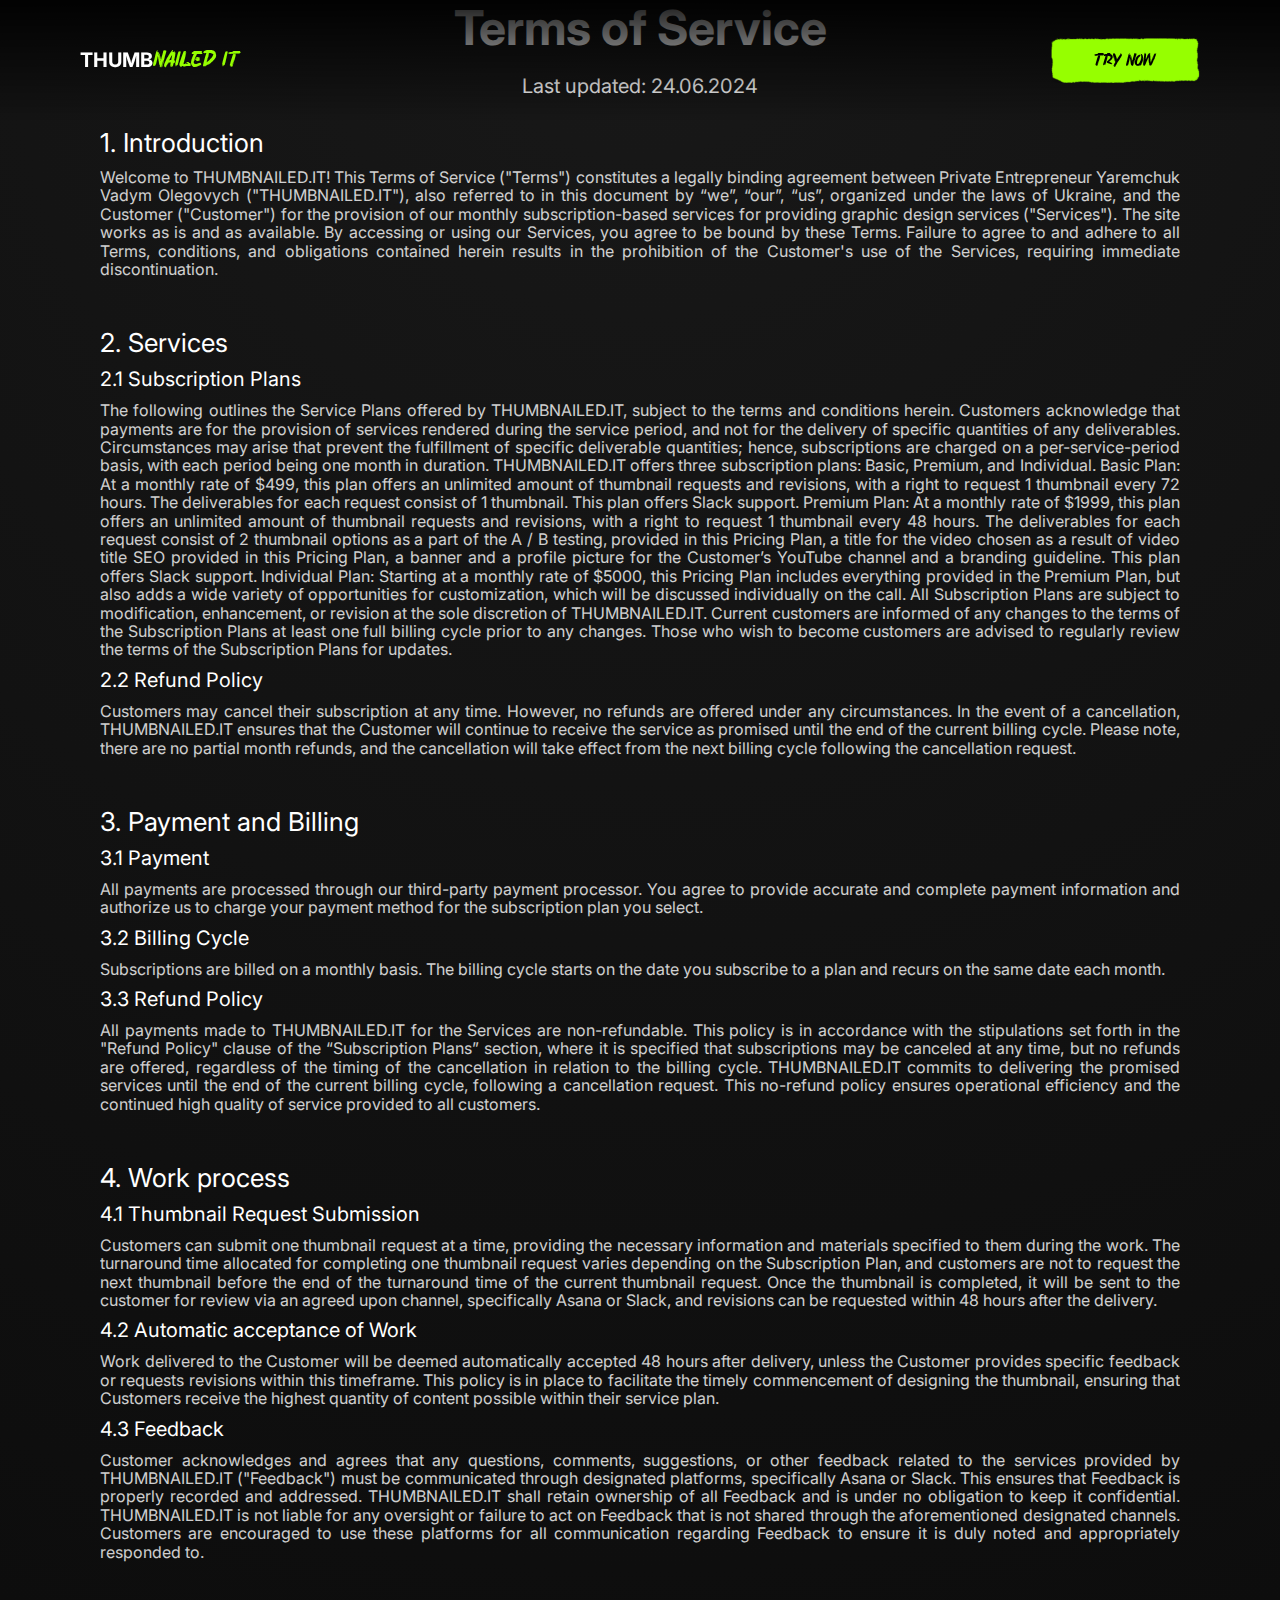
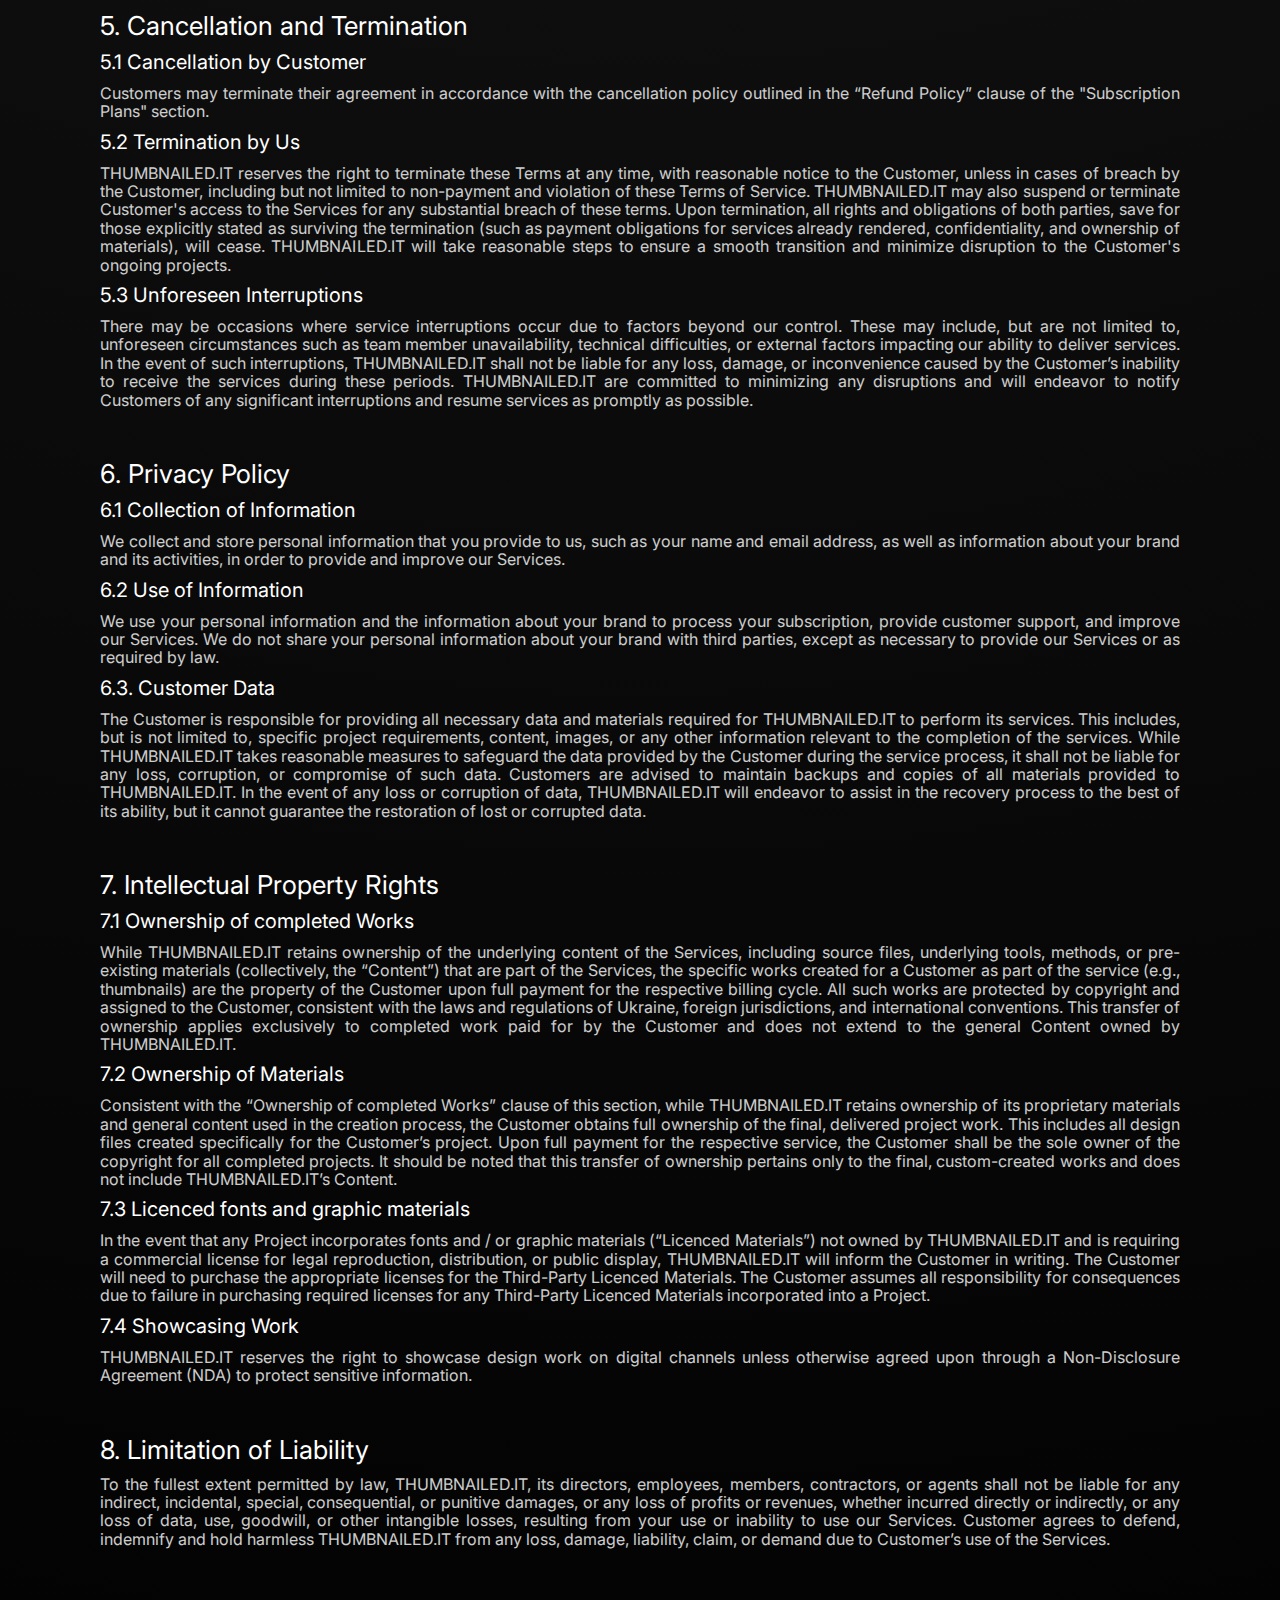
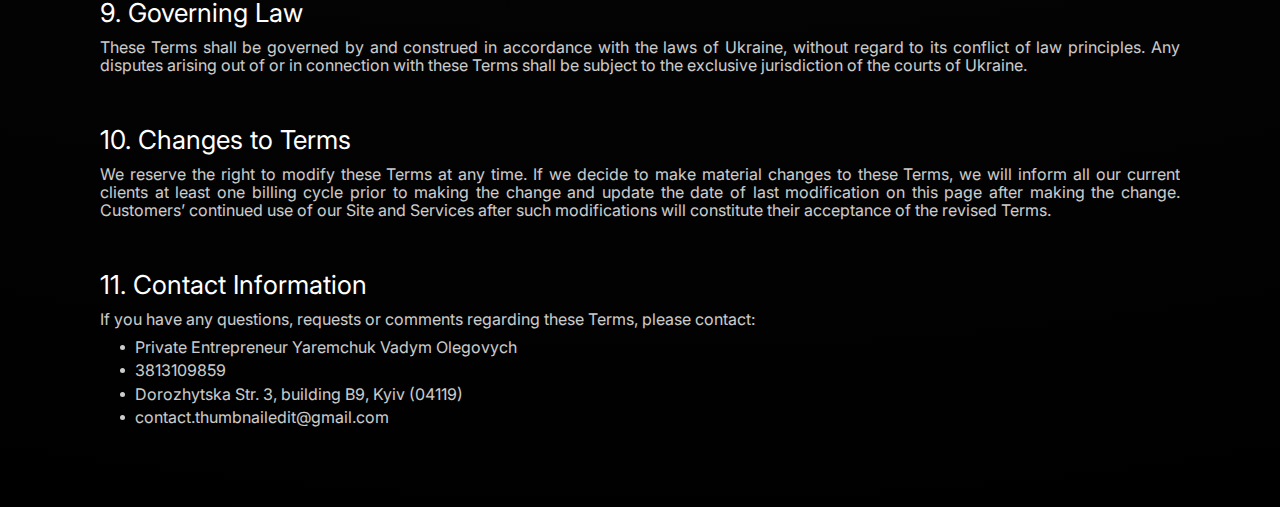
<file: terms-of-service.html>
<!DOCTYPE html>
<html lang="en">
  <head>
    <meta charset="UTF-8" />
    <meta name="viewport" content="width=device-width, initial-scale=1.0" />
    <!-- Google Tag Manager -->
    <script>
      (function (w, d, s, l, i) {
        w[l] = w[l] || [];
        w[l].push({ "gtm.start": new Date().getTime(), event: "gtm.js" });
        var f = d.getElementsByTagName(s)[0],
          j = d.createElement(s),
          dl = l != "dataLayer" ? "&l=" + l : "";
        j.async = true;
        j.src = "https://www.googletagmanager.com/gtm.js?id=" + i + dl;
        f.parentNode.insertBefore(j, f);
      })(window, document, "script", "dataLayer", "GTM-PZFBV25H");
    </script>
    <!-- End Google Tag Manager -->
    <title>Terms of Service</title>
    <link
      href="https://cdn.jsdelivr.net/npm/modern-normalize@2.0.0/modern-normalize.min.css"
      rel="stylesheet"
    />
    <link rel="preconnect" href="https://fonts.googleapis.com" />
    <link rel="preconnect" href="https://fonts.gstatic.com" crossorigin />
    <link
      href="https://fonts.googleapis.com/css2?family=Inter:wght@100..900&display=swap"
      rel="stylesheet"
    />
    <link rel="stylesheet" href="./css/main.min.css" />
  </head>
  <body>
    <!-- Google Tag Manager (noscript) -->
    <noscript
      ><iframe
        src="https://www.googletagmanager.com/ns.html?id=GTM-PZFBV25H"
        height="0"
        width="0"
        style="display: none; visibility: hidden"
      ></iframe
    ></noscript>
    <!-- End Google Tag Manager (noscript) -->
    <header class="header">
      <div class="container">
        <a href="https://thumbnailed-it.com/" class="header__logo link"
          >THUMB<span class="emp">NAILED IT</span></a
        >
        <a
          href="https://thumbnailed-it.com#pricing"
          class="header__button link emp"
          >TRY NOW</a
        >
      </div>
    </header>
    <main>
      <section class="terms">
        <div class="container">
          <h2 class="terms__title">Terms of Service</h2>
          <p class="terms__update-text">Last updated: 24.06.2024</p>
          <ul class="terms__list list">
            <li class="terms__item">
              <p class="terms__list-title">1. Introduction</p>
              <p class="terms__list-text">
                Welcome to THUMBNAILED.IT! This Terms of Service ("Terms")
                constitutes a legally binding agreement between Private
                Entrepreneur Yaremchuk Vadym Olegovych ("THUMBNAILED.IT"), also
                referred to in this document by “we”, “our”, “us”, organized
                under the laws of Ukraine, and the Customer ("Customer") for the
                provision of our monthly subscription-based services for
                providing graphic design services ("Services"). The site works
                as is and as available. By accessing or using our Services, you
                agree to be bound by these Terms. Failure to agree to and adhere
                to all Terms, conditions, and obligations contained herein
                results in the prohibition of the Customer's use of the
                Services, requiring immediate discontinuation.
              </p>
            </li>
            <li class="terms__item">
              <p class="terms__list-title">2. Services</p>
              <p class="terms__list-subtitle">2.1 Subscription Plans</p>
              <p class="terms__list-text">
                The following outlines the Service Plans offered by
                THUMBNAILED.IT, subject to the terms and conditions herein.
                Customers acknowledge that payments are for the provision of
                services rendered during the service period, and not for the
                delivery of specific quantities of any deliverables.
                Circumstances may arise that prevent the fulfillment of specific
                deliverable quantities; hence, subscriptions are charged on a
                per-service-period basis, with each period being one month in
                duration. THUMBNAILED.IT offers three subscription plans: Basic,
                Premium, and Individual. Basic Plan: At a monthly rate of $499,
                this plan offers an unlimited amount of thumbnail requests and
                revisions, with a right to request 1 thumbnail every 72 hours.
                The deliverables for each request consist of 1 thumbnail. This
                plan offers Slack support. Premium Plan: At a monthly rate of
                $1999, this plan offers an unlimited amount of thumbnail
                requests and revisions, with a right to request 1 thumbnail
                every 48 hours. The deliverables for each request consist of 2
                thumbnail options as a part of the A / B testing, provided in
                this Pricing Plan, a title for the video chosen as a result of
                video title SEO provided in this Pricing Plan, a banner and a
                profile picture for the Customer’s YouTube channel and a
                branding guideline. This plan offers Slack support. Individual
                Plan: Starting at a monthly rate of $5000, this Pricing Plan
                includes everything provided in the Premium Plan, but also adds
                a wide variety of opportunities for customization, which will be
                discussed individually on the call. All Subscription Plans are
                subject to modification, enhancement, or revision at the sole
                discretion of THUMBNAILED.IT. Current customers are informed of
                any changes to the terms of the Subscription Plans at least one
                full billing cycle prior to any changes. Those who wish to
                become customers are advised to regularly review the terms of
                the Subscription Plans for updates.
              </p>
              <p class="terms__list-subtitle">2.2 Refund Policy</p>
              <p class="terms__list-text">
                Customers may cancel their subscription at any time. However, no
                refunds are offered under any circumstances. In the event of a
                cancellation, THUMBNAILED.IT ensures that the Customer will
                continue to receive the service as promised until the end of the
                current billing cycle. Please note, there are no partial month
                refunds, and the cancellation will take effect from the next
                billing cycle following the cancellation request.
              </p>
            </li>
            <li class="terms__item">
              <p class="terms__list-title">3. Payment and Billing</p>
              <p class="terms__list-subtitle">3.1 Payment</p>
              <p class="terms__list-text">
                All payments are processed through our third-party payment
                processor. You agree to provide accurate and complete payment
                information and authorize us to charge your payment method for
                the subscription plan you select.
              </p>
              <p class="terms__list-subtitle">3.2 Billing Cycle</p>
              <p class="terms__list-text">
                Subscriptions are billed on a monthly basis. The billing cycle
                starts on the date you subscribe to a plan and recurs on the
                same date each month.
              </p>
              <p class="terms__list-subtitle">3.3 Refund Policy</p>
              <p class="terms__list-text">
                All payments made to THUMBNAILED.IT for the Services are
                non-refundable. This policy is in accordance with the
                stipulations set forth in the "Refund Policy" clause of the
                “Subscription Plans” section, where it is specified that
                subscriptions may be canceled at any time, but no refunds are
                offered, regardless of the timing of the cancellation in
                relation to the billing cycle. THUMBNAILED.IT commits to
                delivering the promised services until the end of the current
                billing cycle, following a cancellation request. This no-refund
                policy ensures operational efficiency and the continued high
                quality of service provided to all customers.
              </p>
            </li>
            <li class="terms__item">
              <p class="terms__list-title">4. Work process</p>
              <p class="terms__list-subtitle">
                4.1 Thumbnail Request Submission
              </p>
              <p class="terms__list-text">
                Customers can submit one thumbnail request at a time, providing
                the necessary information and materials specified to them during
                the work. The turnaround time allocated for completing one
                thumbnail request varies depending on the Subscription Plan, and
                customers are not to request the next thumbnail before the end
                of the turnaround time of the current thumbnail request. Once
                the thumbnail is completed, it will be sent to the customer for
                review via an agreed upon channel, specifically Asana or Slack,
                and revisions can be requested within 48 hours after the
                delivery.
              </p>
              <p class="terms__list-subtitle">
                4.2 Automatic acceptance of Work
              </p>
              <p class="terms__list-text">
                Work delivered to the Customer will be deemed automatically
                accepted 48 hours after delivery, unless the Customer provides
                specific feedback or requests revisions within this timeframe.
                This policy is in place to facilitate the timely commencement of
                designing the thumbnail, ensuring that Customers receive the
                highest quantity of content possible within their service plan.
              </p>
              <p class="terms__list-subtitle">4.3 Feedback</p>
              <p class="terms__list-text">
                Customer acknowledges and agrees that any questions, comments,
                suggestions, or other feedback related to the services provided
                by THUMBNAILED.IT ("Feedback") must be communicated through
                designated platforms, specifically Asana or Slack. This ensures
                that Feedback is properly recorded and addressed. THUMBNAILED.IT
                shall retain ownership of all Feedback and is under no
                obligation to keep it confidential. THUMBNAILED.IT is not liable
                for any oversight or failure to act on Feedback that is not
                shared through the aforementioned designated channels. Customers
                are encouraged to use these platforms for all communication
                regarding Feedback to ensure it is duly noted and appropriately
                responded to.
              </p>
            </li>
            <li class="terms__item">
              <p class="terms__list-title">5. Cancellation and Termination</p>
              <p class="terms__list-subtitle">5.1 Cancellation by Customer</p>
              <p class="terms__list-text">
                Customers may terminate their agreement in accordance with the
                cancellation policy outlined in the “Refund Policy” clause of
                the "Subscription Plans" section.
              </p>
              <p class="terms__list-subtitle">5.2 Termination by Us</p>
              <p class="terms__list-text">
                THUMBNAILED.IT reserves the right to terminate these Terms at
                any time, with reasonable notice to the Customer, unless in
                cases of breach by the Customer, including but not limited to
                non-payment and violation of these Terms of Service.
                THUMBNAILED.IT may also suspend or terminate Customer's access
                to the Services for any substantial breach of these terms. Upon
                termination, all rights and obligations of both parties, save
                for those explicitly stated as surviving the termination (such
                as payment obligations for services already rendered,
                confidentiality, and ownership of materials), will cease.
                THUMBNAILED.IT will take reasonable steps to ensure a smooth
                transition and minimize disruption to the Customer's ongoing
                projects.
              </p>
              <p class="terms__list-subtitle">5.3 Unforeseen Interruptions</p>
              <p class="terms__list-text">
                There may be occasions where service interruptions occur due to
                factors beyond our control. These may include, but are not
                limited to, unforeseen circumstances such as team member
                unavailability, technical difficulties, or external factors
                impacting our ability to deliver services. In the event of such
                interruptions, THUMBNAILED.IT shall not be liable for any loss,
                damage, or inconvenience caused by the Customer’s inability to
                receive the services during these periods. THUMBNAILED.IT are
                committed to minimizing any disruptions and will endeavor to
                notify Customers of any significant interruptions and resume
                services as promptly as possible.
              </p>
            </li>
            <li class="terms__item">
              <p class="terms__list-title">6. Privacy Policy</p>
              <p class="terms__list-subtitle">6.1 Collection of Information</p>
              <p class="terms__list-text">
                We collect and store personal information that you provide to
                us, such as your name and email address, as well as information
                about your brand and its activities, in order to provide and
                improve our Services.
              </p>
              <p class="terms__list-subtitle">6.2 Use of Information</p>
              <p class="terms__list-text">
                We use your personal information and the information about your
                brand to process your subscription, provide customer support,
                and improve our Services. We do not share your personal
                information about your brand with third parties, except as
                necessary to provide our Services or as required by law.
              </p>
              <p class="terms__list-subtitle">6.3. Customer Data</p>
              <p class="terms__list-text">
                The Customer is responsible for providing all necessary data and
                materials required for THUMBNAILED.IT to perform its services.
                This includes, but is not limited to, specific project
                requirements, content, images, or any other information relevant
                to the completion of the services. While THUMBNAILED.IT takes
                reasonable measures to safeguard the data provided by the
                Customer during the service process, it shall not be liable for
                any loss, corruption, or compromise of such data. Customers are
                advised to maintain backups and copies of all materials provided
                to THUMBNAILED.IT. In the event of any loss or corruption of
                data, THUMBNAILED.IT will endeavor to assist in the recovery
                process to the best of its ability, but it cannot guarantee the
                restoration of lost or corrupted data.
              </p>
            </li>
            <li class="terms__item">
              <p class="terms__list-title">7. Intellectual Property Rights</p>
              <p class="terms__list-subtitle">
                7.1 Ownership of completed Works
              </p>
              <p class="terms__list-text">
                ​​While THUMBNAILED.IT retains ownership of the underlying
                content of the Services, including source files, underlying
                tools, methods, or pre-existing materials (collectively, the
                “Content”) that are part of the Services, the specific works
                created for a Customer as part of the service (e.g., thumbnails)
                are the property of the Customer upon full payment for the
                respective billing cycle. All such works are protected by
                copyright and assigned to the Customer, consistent with the laws
                and regulations of Ukraine, foreign jurisdictions, and
                international conventions. This transfer of ownership applies
                exclusively to completed work paid for by the Customer and does
                not extend to the general Content owned by THUMBNAILED.IT.
              </p>
              <p class="terms__list-subtitle">7.2 Ownership of Materials</p>
              <p class="terms__list-text">
                Consistent with the “Ownership of completed Works” clause of
                this section, while THUMBNAILED.IT retains ownership of its
                proprietary materials and general content used in the creation
                process, the Customer obtains full ownership of the final,
                delivered project work. This includes all design files created
                specifically for the Customer’s project. Upon full payment for
                the respective service, the Customer shall be the sole owner of
                the copyright for all completed projects. It should be noted
                that this transfer of ownership pertains only to the final,
                custom-created works and does not include THUMBNAILED.IT’s
                Content.
              </p>
              <p class="terms__list-subtitle">
                7.3 Licenced fonts and graphic materials
              </p>
              <p class="terms__list-text">
                In the event that any Project incorporates fonts and / or
                graphic materials (“Licenced Materials”) not owned by
                THUMBNAILED.IT and is requiring a commercial license for legal
                reproduction, distribution, or public display, THUMBNAILED.IT
                will inform the Customer in writing. The Customer will need to
                purchase the appropriate licenses for the Third-Party Licenced
                Materials. The Customer assumes all responsibility for
                consequences due to failure in purchasing required licenses for
                any Third-Party Licenced Materials incorporated into a Project.
              </p>
              <p class="terms__list-subtitle">7.4 Showcasing Work</p>
              <p class="terms__list-text">
                THUMBNAILED.IT reserves the right to showcase design work on
                digital channels unless otherwise agreed upon through a
                Non-Disclosure Agreement (NDA) to protect sensitive information.
              </p>
            </li>
            <li class="terms__item">
              <p class="terms__list-title">8. Limitation of Liability</p>
              <p class="terms__list-text">
                To the fullest extent permitted by law, THUMBNAILED.IT, its
                directors, employees, members, contractors, or agents shall not
                be liable for any indirect, incidental, special, consequential,
                or punitive damages, or any loss of profits or revenues, whether
                incurred directly or indirectly, or any loss of data, use,
                goodwill, or other intangible losses, resulting from your use or
                inability to use our Services. Customer agrees to defend,
                indemnify and hold harmless THUMBNAILED.IT from any loss,
                damage, liability, claim, or demand due to Customer’s use of the
                Services.
              </p>
            </li>
            <li class="terms__item">
              <p class="terms__list-title">9. Governing Law</p>
              <p class="terms__list-text">
                These Terms shall be governed by and construed in accordance
                with the laws of Ukraine, without regard to its conflict of law
                principles. Any disputes arising out of or in connection with
                these Terms shall be subject to the exclusive jurisdiction of
                the courts of Ukraine.
              </p>
            </li>
            <li class="terms__item">
              <p class="terms__list-title">10. Changes to Terms</p>
              <p class="terms__list-text">
                We reserve the right to modify these Terms at any time. If we
                decide to make material changes to these Terms, we will inform
                all our current clients at least one billing cycle prior to
                making the change and update the date of last modification on
                this page after making the change. Customers’ continued use of
                our Site and Services after such modifications will constitute
                their acceptance of the revised Terms.
              </p>
            </li>
            <li class="terms__item">
              <p class="terms__list-title">11. Contact Information</p>
              <p class="terms__list-text">
                If you have any questions, requests or comments regarding these
                Terms, please contact:
              </p>
              <div class="terms__contactlist">
                <p class="terms__contactlist-text">
                  Private Entrepreneur Yaremchuk Vadym Olegovych
                </p>
                <p class="terms__contactlist-text">3813109859</p>
                <p class="terms__contactlist-text">
                  Dorozhytska Str. 3, building B9, Kyiv (04119)
                </p>
                <a
                  href="mailto:contact.thumbnailedit@gmail.com"
                  class="terms__contactlist-link link"
                >
                  <p class="terms__contactlist-text">
                    contact.thumbnailedit@gmail.com
                  </p></a
                >
              </div>
            </li>
          </ul>
        </div>
      </section>
    </main>
  </body>
</html>
</file>
<file: css/main.min.css>
html{scroll-behavior:smooth}@font-face{font-family:"HYPEGOALS";src:url("../fonts/HYPEGOALS.woff2") format("woff2"),url("../fonts/HYPEGOALS.woff") format("woff"),url("../fonts/HYPEGOALS.TTF") format("truetype");font-weight:normal;font-style:normal;font-display:swap}body{font-family:"Inter",sans-serif;font-weight:normal;font-style:normal;-webkit-font-smoothing:antialiased;-moz-osx-font-smoothing:grayscale;text-rendering:optimizeLegibility;color:var(--white);background:radial-gradient(circle at top, #181818, #000000)}body::-webkit-scrollbar{display:none}.emp{font-family:"HYPEGOALS",sans-serif;font-weight:normal;font-style:normal;-webkit-font-smoothing:antialiased;-moz-osx-font-smoothing:grayscale;text-rendering:optimizeLegibility;letter-spacing:normal}.list{list-style:none}.link{text-decoration:none}.pointer{cursor:pointer}.no-scroll{overflow:hidden}p,h1,h2,h3,h4,h5,h6{margin:0;padding:0}ul{margin:0;padding:0}img{display:block;max-width:100%;height:auto}:root{--black: #000000;--white: #ffffff;--green: #96ff00;--lightgrey: #a5a5a5;--darkgrey: #5a5a5a}.container{width:100%;margin-left:auto;margin-right:auto}.header .container{position:fixed;top:0;left:0;right:0;z-index:1000;display:flex;justify-content:space-between;align-items:center;width:100%;height:150px;padding-left:37px;padding-right:37px;background:linear-gradient(to bottom, rgba(0, 0, 0, 0.9) 0%, rgba(0, 0, 0, 0) 100%)}@media screen and (min-width: 768px){.header .container{height:120px;padding-left:80px;padding-right:80px}}.header__logo{display:flex;align-items:center;font-size:1.25em;font-weight:700;color:var(--white)}.header__logo .emp{font-size:1.2em;color:var(--green)}@media screen and (max-width: 424px){.header__logo{font-size:4vw}}.header__nav{display:none}@media screen and (min-width: 1024px){.header__nav{display:block}.header__nav-list{display:flex;justify-content:center;align-items:center;gap:4em}.header__nav-link{font-weight:500;color:var(--white)}}.header__button{width:150px;height:45px;display:flex;justify-content:center;align-items:center;background-image:url(..//..//images/button-background/button.png);background-repeat:no-repeat;background-size:cover;background-position:center;font-size:1.2em;color:var(--black);cursor:pointer}@media screen and (max-width: 424px){.header__button{width:30vw;height:9.72vw;font-size:4.25vw}}.hero{position:relative;padding-top:160px;padding-bottom:50px;border-bottom:1px solid var(--darkgrey)}@media screen and (min-width: 768px){.hero{position:relative;height:100vh;overflow:hidden;display:flex;justify-content:center;align-self:center;padding-top:0;padding-bottom:0}}.hero .container{width:100%;display:flex;flex-direction:column;justify-content:center;align-items:center}@media screen and (min-width: 768px){.hero .container{align-items:start;padding-left:80px;padding-right:80px}}.hero::after{display:none}@media screen and (min-width: 900px){.hero::after{display:block;content:"";position:absolute;bottom:0;left:0;width:100%;height:100px;background:linear-gradient(to top, rgba(0, 0, 0, 0.9) 0%, rgba(0, 0, 0, 0) 100%);pointer-events:none;z-index:2}}.hero-mp__image{width:clamp(80px,16vw,125px);margin-bottom:2rem;z-index:2}@media screen and (min-width: 768px){.hero-mp__image{width:clamp(80px,11vw,125px);margin-bottom:1.8rem}}.hero__title{text-align:center;font-size:clamp(32px,8.8vw,42px);text-align:center;font-weight:700;text-shadow:2px 2px 4px rgba(0,0,0,.9);margin-bottom:1.5rem;z-index:2}.hero__title .emp{font-size:clamp(36px,10vw,54px);color:var(--green)}@media screen and (min-width: 480px){.hero__title{font-size:46px}.hero__title .emp{font-size:54px}}@media screen and (min-width: 768px){.hero__title{text-align:left;max-width:816px;font-size:clamp(1.8rem,7vw,5rem)}}@media screen and (min-width: 768px)and (max-width: 1234px){.hero__title{max-width:650px;font-size:5.2vw}}@media screen and (min-width: 768px){.hero__title .emp{font-size:1.25em;color:var(--green);line-height:.8}}.hero__text{font-size:11px;text-align:center;max-width:70%;line-height:1.3;color:var(--grey);font-weight:500;margin-bottom:1.8em;text-shadow:2px 2px 4px rgba(0,0,0,.5);z-index:2}@media screen and (min-width: 768px){.hero__text{text-align:left;max-width:80%;font-size:clamp(.5rem,1.6vw,1.15rem);line-height:1.3;color:var(--lightgrey)}}@media screen and (min-width: 768px)and (min-width: 900px)and (max-width: 1000px){.hero__text{max-width:500px}}@media screen and (min-width: 768px)and (max-width: 1024px){.hero__text{font-size:1rem}}.hero__button{display:flex;justify-content:center;align-items:center;cursor:pointer;background-image:url(..//..//images/button-background/button.png);background-repeat:no-repeat;background-size:cover;background-position:center;width:139px;height:42px;color:var(--black);z-index:2}@media screen and (min-width: 768px){.hero__button{width:clamp(125px,25vw,280px);height:clamp(38px,7.59vw,85px);font-size:clamp(1.5em,3.4vw,2.5em)}}.hero-scrolling__wrapper{position:absolute;right:9%;width:25vw;height:auto}@media screen and (max-width: 899px){.hero-scrolling__wrapper{display:none}}.channels{padding-top:50px;padding-bottom:50px;position:relative;overflow:hidden;border-bottom:1px solid var(--darkgrey)}.channels .container{padding-left:30px;padding-right:30px}.channels-title__desktop{display:none}@media screen and (min-width: 768px){.channels-title__desktop{display:block;font-size:32px;font-weight:700;text-align:center;margin-bottom:30px}}@media screen and (min-width: 900px){.channels-title__desktop{font-size:38px;margin-bottom:35px}}@media screen and (min-width: 1024px){.channels-title__desktop{font-size:42px;margin-bottom:40px}}@media screen and (min-width: 1200px){.channels-title__desktop{font-size:46px;margin-bottom:45px}}.channels-title__desktop .emp{color:var(--green)}@media screen and (min-width: 768px){.channels-title__desktop .emp{font-size:1.15em}}@media screen and (min-width: 768px){.channels-title__mobile-wrap{display:none}}.channels-title__mobile-first{font-size:clamp(36px,10vw,54px);text-align:center;color:var(--green)}@media screen and (min-width: 480px){.channels-title__mobile-first{font-size:54px}}@media screen and (min-width: 768px){.channels-title__mobile-first{display:none}}.channels-title__mobile-second{font-size:clamp(32px,8.8vw,42px);font-weight:700;text-align:center;margin-bottom:25px}@media screen and (min-width: 480px){.channels-title__mobile-second{font-size:46px}}@media screen and (min-width: 768px){.channels-title__mobile-second{display:none}}.carousel__wrapper{display:flex;overflow:hidden;user-select:none;gap:100px}.channels__list{display:flex;justify-content:space-between;align-items:center;flex-shrink:0;min-width:100%;gap:100px;animation:scroll 15s linear infinite}@keyframes scroll{to{transform:translateX(calc(-100% - 100px))}}.channels__item{display:flex;align-items:center;justify-content:center;gap:10px}.channels__pfp{width:35px;width:35px;border-radius:50%}@media screen and (min-width: 768px){.channels__pfp{width:50px;height:50px}}.channels__info{display:flex;flex-direction:column;justify-content:space-between;height:35px}@media screen and (min-width: 768px){.channels__info{height:50px}}.channels__name{font-size:14px;font-weight:700}@media screen and (min-width: 768px){.channels__name{font-size:18px}}.channels__subscribers{color:var(--lightgrey);font-size:11px}@media screen and (min-width: 768px){.channels__subscribers{font-size:16px}}.reviews{padding-top:50px;padding-bottom:50px;border-bottom:1px solid var(--darkgrey)}.reviews .container{display:flex;flex-direction:column;align-items:center;padding-left:30px;padding-right:30px}@media screen and (min-width: 1024px){.reviews .container{padding-left:80px;padding-right:80px}}.reviews-title__desktop{display:none}@media screen and (min-width: 768px){.reviews-title__desktop{display:block;font-size:32px;font-weight:700;text-align:center;margin-bottom:30px}}@media screen and (min-width: 900px){.reviews-title__desktop{font-size:38px;margin-bottom:35px}}@media screen and (min-width: 1024px){.reviews-title__desktop{font-size:42px;margin-bottom:40px}}@media screen and (min-width: 1200px){.reviews-title__desktop{font-size:46px;margin-bottom:45px}}.reviews-title__mobile{font-size:clamp(32px,8.8vw,42px);font-weight:700;text-align:center;margin-bottom:25px}@media screen and (min-width: 480px){.reviews-title__mobile{font-size:46px}}@media screen and (min-width: 768px){.reviews-title__mobile{display:none}}.reviews-title__desktop .emp{color:var(--green);font-size:1.15em}.reviews-wrapper{display:flex;align-items:center;justify-content:space-around;flex-direction:column;gap:30px;margin-bottom:50px}@media screen and (min-width: 768px){.reviews-wrapper{flex-direction:row}}.reviews-card{display:flex;flex-direction:column;justify-content:space-between;padding:20px;border-radius:15px;width:100%;height:180px;background:radial-gradient(circle at top, #3a3939, #0f0f0f)}@media screen and (min-width: 480px){.reviews-card{width:80%;height:160px}}@media screen and (min-width: 768px){.reviews-card{width:calc((100% - 250px)/2);height:300px}}.reviews-text{font-size:14px;font-weight:700;margin-bottom:20px}@media screen and (min-width: 768px){.reviews-text{font-size:clamp(16px,2vw,22.4px)}}.reviews-creator__wrap{display:flex;align-items:center}.reviews-creator{width:40px;height:40px;border-radius:50%;border:1px solid var(--darkgrey);margin-right:15px}@media screen and (min-width: 768px){.reviews-creator{width:56px;height:56px}}.reviews-name{font-size:11px;color:var(--lightgrey)}@media screen and (min-width: 768px){.reviews-name{font-size:clamp(14px,2vw,18.4px)}}.reviews-button{display:flex;justify-content:center;align-items:center;background-image:url(..//..//images/button-background/button.png);background-repeat:no-repeat;background-size:cover;background-position:center;aspect-ratio:3/1;padding:15px;font-size:clamp(24px,10vw,32px);color:var(--black);cursor:pointer}@media screen and (min-width: 480px){.reviews-button{width:150px;height:50px;font-size:32px}}@media screen and (min-width: 768px){.reviews-button{width:150px;height:50px;font-size:28px}}@media screen and (min-width: 900px){.reviews-button{width:174px;height:58px;font-size:34px}}@media screen and (min-width: 1024px){.reviews-button{width:207px;height:69px;font-size:41px}}@media screen and (min-width: 1200px){.reviews-button{width:231px;height:77px;font-size:45px}}.process{padding-top:50px;padding-bottom:50px;border-bottom:1px solid var(--darkgrey)}.process .container{padding-left:30px;padding-right:30px}@media screen and (min-width: 768px){.process .container{padding-left:0px;padding-right:0px}}.process-title__desktop{display:none}@media screen and (min-width: 768px){.process-title__desktop{display:block;font-size:32px;font-weight:700;text-align:center;margin-bottom:30px}}@media screen and (min-width: 900px){.process-title__desktop{font-size:38px;margin-bottom:35px}}@media screen and (min-width: 1024px){.process-title__desktop{font-size:42px;margin-bottom:40px}}@media screen and (min-width: 1200px){.process-title__desktop{font-size:46px;margin-bottom:45px}}.process-title__desktop .emp{color:var(--green);font-size:1.15em}.process__mobile-wrap{margin-bottom:25px}@media screen and (min-width: 768px){.process__mobile-wrap{display:none}}.process-title__mobile-second{font-size:clamp(32px,8.8vw,42px);font-weight:700;text-align:center}@media screen and (min-width: 480px){.process-title__mobile-second{font-size:46px}}.process-title__mobile-first.emp{font-size:clamp(36px,10vw,54px);text-align:center;color:var(--green)}@media screen and (min-width: 480px){.process-title__mobile-first.emp{font-size:54px}}.stages-section{width:100%;display:flex;align-items:center;justify-content:center;flex-direction:column;padding:10px;background:radial-gradient(circle at top left, #383838, #1c1c1c);border-radius:10px;margin-left:auto;margin-right:auto}@media screen and (min-width: 768px){.stages-section{width:700px;height:340px;flex-direction:row}}@media screen and (min-width: 900px){.stages-section{width:768px;height:385px}}@media screen and (min-width: 1024px){.stages-section{width:900px;height:460px}}@media screen and (min-width: 1200px){.stages-section{width:1024px;height:490px}}.stages-container{width:100%;display:flex;gap:10px}@media screen and (min-width: 768px){.stages-container{width:40%;flex-direction:column}}.stage-box{display:flex;align-items:center;text-align:center;padding:10px;border:2px solid var(--lightgrey);border-radius:10px;transition:background .3s;cursor:pointer}@media screen and (max-width: 767px){.stage-box{aspect-ratio:3/2}}@media screen and (min-width: 768px){.stage-box{height:100px;text-align:left;padding:20px}}@media screen and (min-width: 900px){.stage-box{height:115px}}@media screen and (min-width: 1024px){.stage-box{display:block;height:140px}}@media screen and (min-width: 1200px){.stage-box{height:150px}}.stage-box.active{background:var(--darkgrey)}.process__title{font-size:3vw;font-weight:700}@media screen and (min-width: 768px){.process__title{font-size:16px}}@media screen and (min-width: 900px){.process__title{font-size:18px}}@media screen and (min-width: 1024px){.process__title{font-size:19px;margin-bottom:15px}}@media screen and (min-width: 1200px){.process__title{font-size:22px}}.process__text{display:none;color:var(--lightgrey)}@media screen and (min-width: 1024px){.process__text{display:block;font-size:18px}}@media screen and (min-width: 1200px){.process__text{font-size:20px}}.pricing{padding-bottom:50px;border-bottom:1px solid var(--darkgrey)}@media screen and (min-width: 480px){.pricing{padding-top:50px}}.pricing .container{padding-left:30px;padding:30px}.pricing__title{font-size:clamp(32px,8.8vw,42px);font-weight:700;text-align:center;margin-bottom:25px}@media screen and (min-width: 480px){.pricing__title{font-size:46px}}@media screen and (min-width: 768px){.pricing__title{font-size:32px;margin-bottom:30px}}@media screen and (min-width: 900px){.pricing__title{font-size:38px;margin-bottom:35px}}@media screen and (min-width: 1024px){.pricing__title{font-size:42px;margin-bottom:40px}}@media screen and (min-width: 1200px){.pricing__title{font-size:46px;margin-bottom:45px}}.pricing-card__list{width:252px;display:flex;justify-content:center;align-items:center;flex-direction:column;gap:30px;margin-left:auto;margin-right:auto}@media screen and (min-width: 480px){.pricing-card__list{width:420px}}@media screen and (min-width: 768px){.pricing-card__list{width:700px;flex-direction:row;gap:10px}}@media screen and (min-width: 900px){.pricing-card__list{width:768px}}@media screen and (min-width: 1024px){.pricing-card__list{width:900px}}@media screen and (min-width: 1200px){.pricing-card__list{width:1060px}}.pricing-card__item{width:100%;height:390px;display:flex;flex-direction:column;align-items:center;justify-content:space-between;background:radial-gradient(circle at top, #191919, #292929);border-radius:10px;padding:25px}@media screen and (max-width: 479px){.pricing-card__item{gap:20px}}@media screen and (min-width: 480px){.pricing-card__item{height:600px;padding:40px}}@media screen and (min-width: 768px){.pricing-card__item{width:31.25%;height:350px;padding:20px}}@media screen and (min-width: 900px){.pricing-card__item{height:400px;padding:25px}}@media screen and (min-width: 1024px){.pricing-card__item{height:450px;padding:33px}}@media screen and (min-width: 1200px){.pricing-card__item{height:500px;padding:40px}}@media screen and (min-width: 768px){.pricing-card__item:nth-child(2){width:37.5%;height:400px}}@media screen and (min-width: 900px){.pricing-card__item:nth-child(2){height:460px}}@media screen and (min-width: 1024px){.pricing-card__item:nth-child(2){height:530px}}@media screen and (min-width: 1200px){.pricing-card__item:nth-child(2){height:600px}}.pricing-card__info{align-self:flex-start}.pricing-card__title{font-weight:700;margin-bottom:10px;font-size:17px}@media screen and (min-width: 480px){.pricing-card__title{font-size:28px;margin-bottom:20px}}@media screen and (min-width: 768px){.pricing-card__title{font-size:18px;margin-bottom:10px}}@media screen and (min-width: 900px){.pricing-card__title{font-size:20px}}@media screen and (min-width: 1024px){.pricing-card__title{font-size:22px;margin-bottom:20px}}@media screen and (min-width: 1200px){.pricing-card__title{font-size:24px}}@media screen and (min-width: 768px){.pricing-card__title.main{font-size:22px}}@media screen and (min-width: 900px){.pricing-card__title.main{font-size:24px}}@media screen and (min-width: 1024px){.pricing-card__title.main{font-size:26px}}@media screen and (min-width: 1200px){.pricing-card__title.main{font-size:28px}}.pricing-card__price-number{color:var(--green);font-size:40px}@media screen and (min-width: 480px){.pricing-card__price-number{font-size:64px}}@media screen and (min-width: 768px){.pricing-card__price-number{font-size:42px}}@media screen and (min-width: 900px){.pricing-card__price-number{font-size:46px}}@media screen and (min-width: 1024px){.pricing-card__price-number{font-size:50px}}@media screen and (min-width: 1200px){.pricing-card__price-number{font-size:54px}}@media screen and (min-width: 768px){.pricing-card__price-number.main{font-size:52px}}@media screen and (min-width: 900px){.pricing-card__price-number.main{font-size:56px}}@media screen and (min-width: 1024px){.pricing-card__price-number.main{font-size:60px}}@media screen and (min-width: 1200px){.pricing-card__price-number.main{font-size:64px}}.pricing-card__price{font-size:17px;font-weight:700}@media screen and (min-width: 480px){.pricing-card__price{font-size:28px}}@media screen and (min-width: 768px){.pricing-card__price{font-size:18px}}@media screen and (min-width: 900px){.pricing-card__price{font-size:20px}}@media screen and (min-width: 1024px){.pricing-card__price{font-size:22px}}@media screen and (min-width: 1200px){.pricing-card__price{font-size:24px}}@media screen and (min-width: 768px){.pricing-card__price.main{font-size:22px}}@media screen and (min-width: 900px){.pricing-card__price.main{font-size:24px}}@media screen and (min-width: 1024px){.pricing-card__price.main{font-size:26px}}@media screen and (min-width: 1200px){.pricing-card__price.main{font-size:28px}}.pricing-card__subtitle{color:var(--lightgrey);font-size:14px;margin-bottom:15px}@media screen and (min-width: 480px){.pricing-card__subtitle{font-size:22px;margin-bottom:25px}}@media screen and (min-width: 768px){.pricing-card__subtitle{font-size:14px;margin-bottom:20px}}@media screen and (min-width: 900px){.pricing-card__subtitle{font-size:16px}}@media screen and (min-width: 1024px){.pricing-card__subtitle{font-size:18px;margin-bottom:25px}}@media screen and (min-width: 1200px){.pricing-card__subtitle{font-size:20px}}@media screen and (min-width: 768px){.pricing-card__subtitle.main{font-size:16px}}@media screen and (min-width: 900px){.pricing-card__subtitle.main{font-size:18px}}@media screen and (min-width: 1024px){.pricing-card__subtitle.main{font-size:20px}}@media screen and (min-width: 1200px){.pricing-card__subtitle.main{font-size:22px}}.pricing-card__includes{font-weight:700;margin-bottom:10px;font-size:17px}@media screen and (min-width: 480px){.pricing-card__includes{font-size:28px}}@media screen and (min-width: 768px){.pricing-card__includes{font-size:18px;margin-bottom:7px}}@media screen and (min-width: 900px){.pricing-card__includes{font-size:20px}}@media screen and (min-width: 1024px){.pricing-card__includes{font-size:22px;margin-bottom:10px}}@media screen and (min-width: 1200px){.pricing-card__includes{font-size:24px}}@media screen and (min-width: 768px){.pricing-card__includes.main{font-size:22px}}@media screen and (min-width: 900px){.pricing-card__includes.main{font-size:24px}}@media screen and (min-width: 1024px){.pricing-card__includes.main{font-size:26px}}@media screen and (min-width: 1200px){.pricing-card__includes.main{font-size:28px}}.pricing-card__info-item{color:var(--lightgrey);margin-bottom:10px;font-weight:500;display:flex;align-items:center;gap:10px;font-size:14px}@media screen and (min-width: 480px){.pricing-card__info-item{font-size:22px}}@media screen and (min-width: 768px){.pricing-card__info-item{font-size:12px;margin-bottom:5px}}@media screen and (min-width: 900px){.pricing-card__info-item{font-size:13px;margin-bottom:7.5px}}@media screen and (min-width: 1024px){.pricing-card__info-item{font-size:15px;margin-bottom:10px}}@media screen and (min-width: 1200px){.pricing-card__info-item{font-size:18px}}@media screen and (min-width: 768px){.pricing-card__info-item.main{font-size:15px}}@media screen and (min-width: 900px){.pricing-card__info-item.main{font-size:16px}}@media screen and (min-width: 1024px){.pricing-card__info-item.main{font-size:19px}}@media screen and (min-width: 1200px){.pricing-card__info-item.main{font-size:22px}}.pricing-card__info-item.unavailable{color:var(--darkgrey)}.pricing-card__info-item.unavailable svg{color:rgba(0,0,0,0)}.pricing__tick{fill:currentColor;width:12px;height:12px}@media screen and (min-width: 400px){.pricing__tick{width:16px;height:16px}}@media screen and (min-width: 480px){.pricing__tick{width:20px;height:20px}}@media screen and (min-width: 768px){.pricing__tick{width:12px;height:12px}}@media screen and (min-width: 900px){.pricing__tick{width:13px;height:13px}}@media screen and (min-width: 1024px){.pricing__tick{width:15px;height:15px}}@media screen and (min-width: 1200px){.pricing__tick{width:18px;height:18px}}@media screen and (min-width: 768px){.pricing__tick.main{width:15px;height:15px}}@media screen and (min-width: 900px){.pricing__tick.main{width:16px;height:16px}}@media screen and (min-width: 1024px){.pricing__tick.main{width:18px;height:18px}}@media screen and (min-width: 1200px){.pricing__tick.main{width:22px;height:22px}}.pricing-card__info-soon{font-weight:700;color:var(--black);background-color:var(--green)}.pricing-plan__button{display:flex;align-items:center;justify-content:center;background-image:url(..//..//images/button-background/button.png);background-repeat:no-repeat;background-size:cover;background-position:center;aspect-ratio:3/1;width:175px;height:58.333px;font-size:32px;color:var(--black);cursor:pointer}@media screen and (min-width: 480px){.pricing-plan__button{width:279px;height:93px;font-size:52px}}@media screen and (min-width: 768px){.pricing-plan__button{width:150px;height:50px;font-size:28px}}@media screen and (min-width: 900px){.pricing-plan__button{width:174px;height:58px;font-size:34px}}@media screen and (min-width: 1024px){.pricing-plan__button{width:207px;height:69px;font-size:41px}}@media screen and (min-width: 1200px){.pricing-plan__button{width:231px;height:77px;font-size:45px}}@media screen and (min-width: 768px){.pricing-plan__button.main{width:174px;height:58px;font-size:46px}}@media screen and (min-width: 900px){.pricing-plan__button.main{width:207px;height:69px;font-size:52px}}@media screen and (min-width: 1024px){.pricing-plan__button.main{width:243px;height:81px;font-size:56px}}@media screen and (min-width: 1200px){.pricing-plan__button.main{width:279px;height:93px;font-size:60px}}.faq .container{padding-left:30px;padding-right:30px}@media screen and (min-width: 768px){.faq .container{padding-left:80px;padding-right:80px}}#faq{text-align:center;margin:50px auto}@media screen and (min-width: 1024px){#faq{width:100%}}@media screen and (min-width: 1200px){#faq{width:80%}}h1{font-size:clamp(32px,8.8vw,42px);font-weight:700;text-align:center;margin-bottom:25px}@media screen and (min-width: 480px){h1{font-size:46px}}@media screen and (min-width: 768px){h1{font-size:32px;margin-bottom:30px}}@media screen and (min-width: 900px){h1{font-size:38px;margin-bottom:35px}}@media screen and (min-width: 1024px){h1{font-size:42px;margin-bottom:40px}}@media screen and (min-width: 1200px){h1{font-size:46px;margin-bottom:45px}}.faq-item{font-weight:500;text-align:left;border-bottom:1px solid rgba(255,255,255,.2);padding:15px 0}.faq-item:last-child{border-bottom:none}.faq-item .faq-question{font-size:14px;font-weight:700}@media screen and (min-width: 480px){.faq-item .faq-question{font-size:18px}}@media screen and (min-width: 768px){.faq-item .faq-question{font-size:16px}}@media screen and (min-width: 900px){.faq-item .faq-question{font-size:18px}}@media screen and (min-width: 1024px){.faq-item .faq-question{font-size:20px}}@media screen and (min-width: 1200px){.faq-item .faq-question{font-size:22px}}.faq-item .faq-answer{max-height:0;font-size:11px;color:var(--lightgrey);overflow:hidden;transition:max-height .3s ease,padding .3s ease;padding:0 0;margin-top:0}@media screen and (min-width: 480px){.faq-item .faq-answer{font-size:16px}}@media screen and (min-width: 768px){.faq-item .faq-answer{font-size:14px}}@media screen and (min-width: 900px){.faq-item .faq-answer{font-size:16px}}@media screen and (min-width: 1024px){.faq-item .faq-answer{font-size:18px}}@media screen and (min-width: 1200px){.faq-item .faq-answer{font-size:20px}}.terms{padding-bottom:80px}.terms .container{width:100%;padding-left:30px;padding-right:30px}@media screen and (min-width: 480px){.terms .container{padding-left:50px;padding-right:50px}}@media screen and (min-width: 768px){.terms .container{padding-left:100px;padding-right:100px}}.terms__title{text-align:center;font-size:48px;color:var(--white);margin-bottom:20px}.terms__update-text{font-size:20px;color:var(--white);text-align:center;margin-bottom:30px}.terms__list{display:flex;flex-direction:column;gap:50px;padding:0px}.terms__item{display:flex;flex-direction:column;gap:10px}.terms__list-title{font-size:26px;color:var(--white)}.terms__list-subtitle{font-size:20px;color:var(--white)}.terms__list-text{color:var(--white);opacity:.8;text-align:justify}.terms__contactlist{display:flex;flex-direction:column;gap:5px;margin-left:20px}.terms__contactlist-text{display:flex;align-items:center;color:var(--white);opacity:.8}.terms__contactlist-text::before{display:block;content:"";width:5px;height:5px;border-radius:50%;background-color:var(--white);margin-right:10px}.footer .container{display:flex;flex-direction:column;align-items:center;padding-left:30px;padding-right:30px;padding-bottom:50px}@media screen and (min-width: 768px){.footer .container{padding-left:80px;padding-right:80px}}.footer-socials__list{display:flex;align-items:center;justify-content:space-between;width:90%;margin-bottom:50px}@media screen and (min-width: 480px){.footer-socials__list{width:80%}}.footer-socials__item{width:60px;height:60px}.footer-terms__link{color:var(--white);font-size:14px}@media screen and (min-width: 768px){.footer-terms__link{font-size:16px}}/*# sourceMappingURL=main.min.css.map */
</file>
